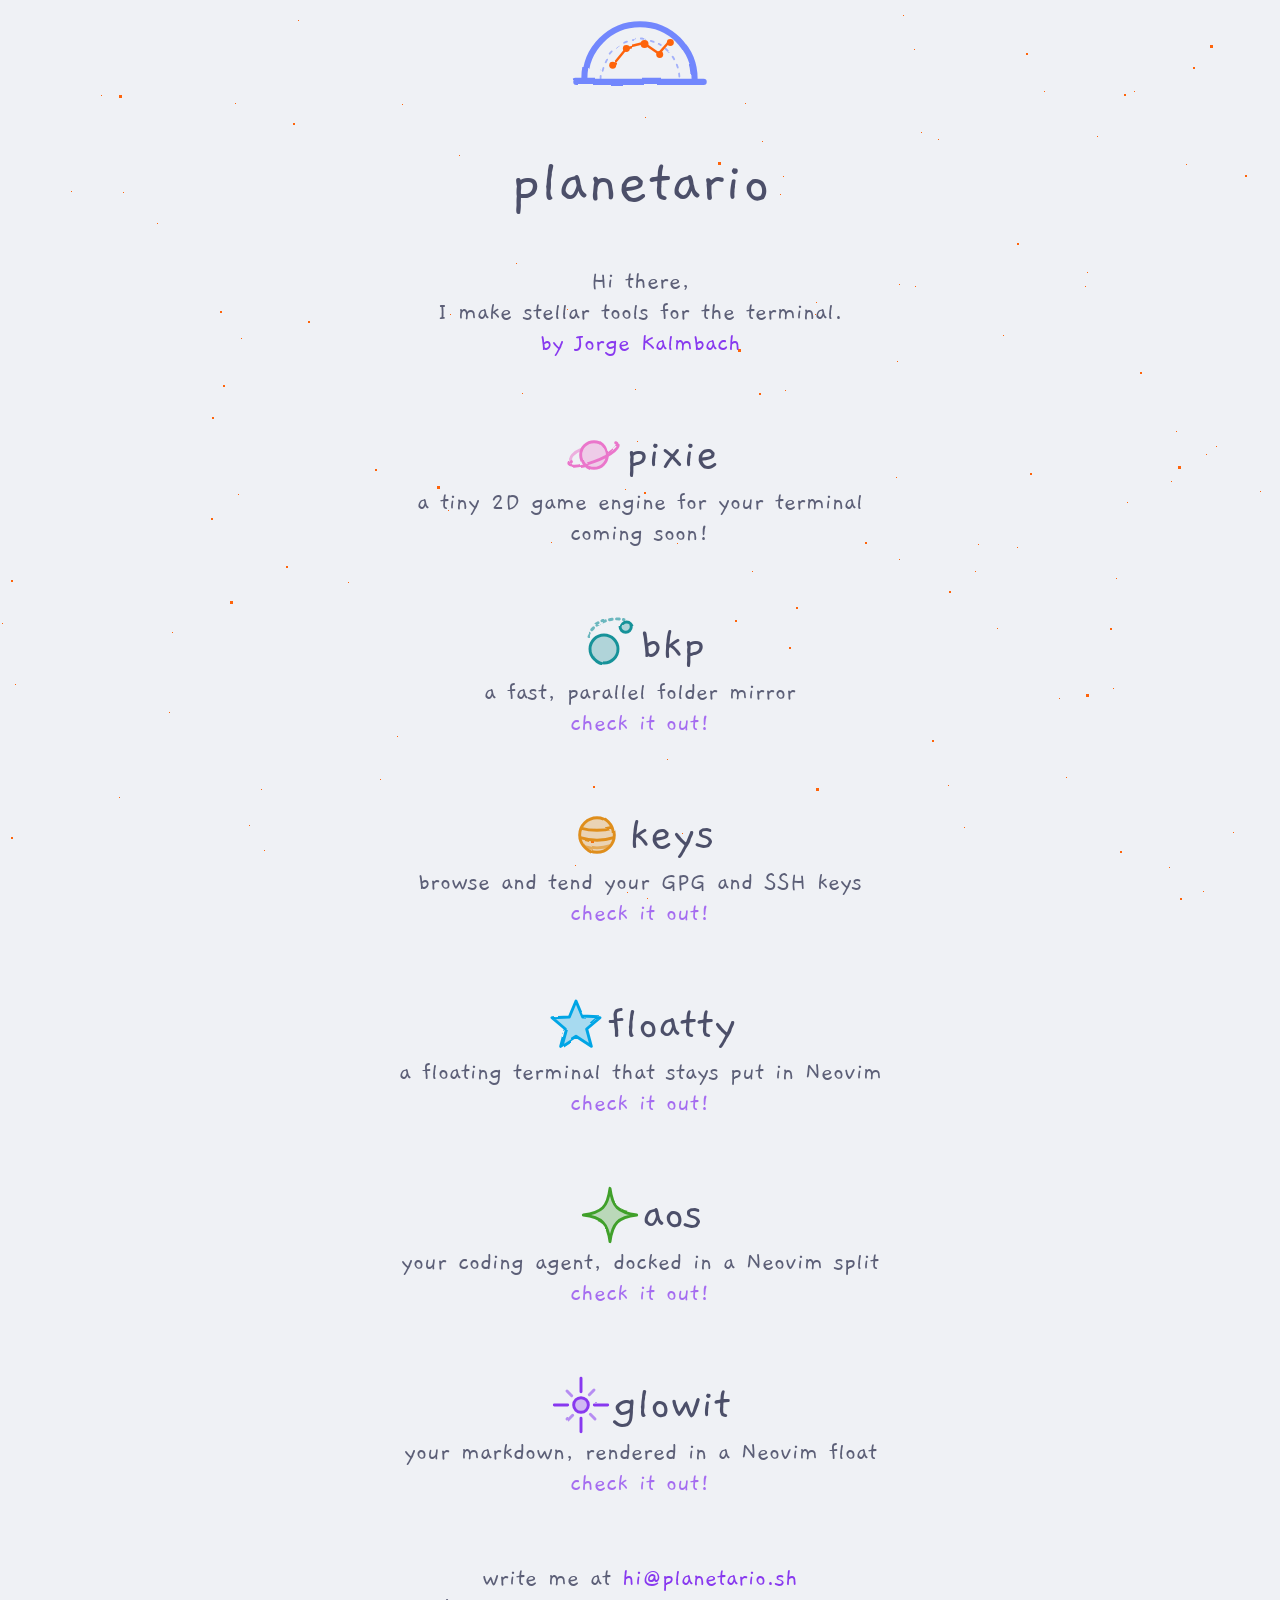
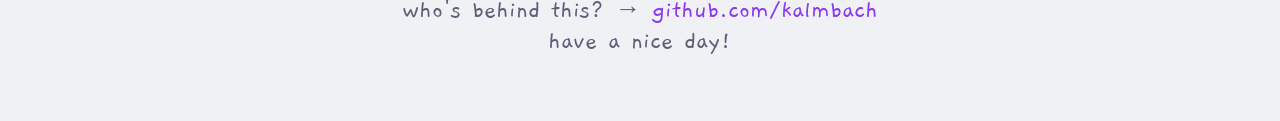
<file: index.html>
<!doctype html>
<html lang="en">
  <head>
    <meta charset="utf-8">
    <meta name="viewport" content="width=device-width,initial-scale=1">
    <meta name="color-scheme" content="dark light">
    <title>planetario</title>
    <meta name="description" content="Hi there, I make stellar tools for the terminal.">
    <link rel="stylesheet" href="/style.css">
    <link rel="stylesheet" href="/stars.css">
    <link rel="icon" type="image/svg+xml" href="/logo.svg">
    <link rel="apple-touch-icon" href="/apple-touch-icon.png">
  </head>
  <body>
    <svg xmlns="http://www.w3.org/2000/svg" width="0" height="0" aria-hidden="true" style="position: absolute;">
      <defs>
        <filter id="wobble" filterUnits="userSpaceOnUse" x="0" y="0" width="100" height="100">
          <feTurbulence type="fractalNoise" baseFrequency="0.045" numOctaves="2" seed="7" result="noise"/>
          <feDisplacementMap in="SourceGraphic" scale="2.6" in2="noise"/>
        </filter>
      </defs>
      <symbol id="logo" viewBox="4 20 92 60"> 
        <g filter="url(#wobble)" fill="none" stroke-linecap="round" stroke-linejoin="round">
          <path class="logo-dome" d="M14 72 A36 36 0 0 1 86 72" stroke-width="4"/>
          <path class="logo-dome" d="M24 72 A26 26 0 0 1 76 72" stroke-width="1.2" stroke-dasharray="2 4" opacity=".6"/>
          <path class="logo-line" d="M32 63 L41 52 L53 49 L63 56 L70 48" stroke-width="1.6"/>
          <path class="logo-dome" d="M8 74 L92 74" stroke-width="4"/>
        </g>
        <g class="logo-star">
          <circle cx="32" cy="63" r="2.3"/>
          <circle cx="41" cy="52" r="2.3"/>
          <circle cx="53" cy="49" r="2.6"/>
          <circle cx="63" cy="56" r="2.3"/>
          <circle cx="70" cy="48" r="2.3"/>
        </g>
      </symbol>
      <symbol id="planet-ring" viewBox="0 0 48 48">
        <g filter="url(#wobble)" stroke-width="2.2" stroke-linecap="round" fill="none" class="doodle-line">
          <circle cx="24" cy="24" r="10" fill-opacity=".3" class="doodle-fill"/>
          <path d="M7 29 C3 33 10 34 24 29 C38 24 45 17 41 15.5"/>
          <path d="M7 29 C5 26 9 22 14 20" opacity=".55"/>
        </g>
      </symbol>
      <symbol id="planet-moon" viewBox="0 0 48 48">
        <g filter="url(#wobble)" stroke-width="2.2" stroke-linecap="round" fill="none" class="doodle-line">
          <circle cx="21" cy="27" r="10.5" fill-opacity=".3" class="doodle-fill"/>
          <circle cx="38" cy="11" r="4.2" fill-opacity=".3" class="doodle-fill"/>
          <path d="M9 17 C14 6 28 3 36 5" stroke-dasharray="2 3.2" opacity=".6"/>
        </g>
      </symbol>
      <symbol id="planet-band" viewBox="0 0 48 48">
        <g filter="url(#wobble)" stroke-width="2.2" stroke-linecap="round" fill="none" class="doodle-line">
          <circle cx="24" cy="24" r="13" fill-opacity=".3" class="doodle-fill"/>
          <path d="M12.5 19 C19 21 29 21 35.5 19"/>
          <path d="M11.5 26 C19 28.5 29 28.5 36.5 26"/>
          <path d="M14 32 C20 34 28 34 34 32" opacity=".6"/>
        </g>
      </symbol>
      <symbol id="star-five" viewBox="0 0 48 48">
        <path filter="url(#wobble)" d="M24 6 L29 18 L42 18.5 L32 27 L35.5 40 L24 32.5 L12.5 40 L16 27 L6 18.5 L19 18 Z" fill-opacity=".3" stroke-width="2.2" stroke-linejoin="round" class="doodle-fill doodle-line"/>
      </symbol>
      <symbol id="star-sparkle" viewBox="0 0 48 48">
        <path filter="url(#wobble)" d="M24 4 C25.8 18 30 22.2 44 24 C30 25.8 25.8 30 24 44 C22.2 30 18 25.8 4 24 C18 22.2 22.2 18 24 4Z" fill-opacity=".3" stroke-width="2.2" stroke-linejoin="round" class="doodle-line doodle-fill"/>
      </symbol>
      <symbol id="star-glow" viewBox="0 0 48 48">
        <g filter="url(#wobble)" stroke-width="2.2" stroke-linecap="round" fill="none" class="doodle-line">
          <circle cx="24" cy="24" r="5.5" fill-opacity=".3" class="doodle-fill"/>
          <path d="M24 14 L24 4 M34 24 L44 24 M24 34 L24 44 M14 24 L4 24"/>
          <path d="M31 17 L34.5 13.5 M31 31 L34.5 34.5 M17 31 L13.5 34.5 M17 17 L13.5 13.5" opacity=".55"/>
        </g>
      </symbol>
    </svg>
    <div class="universe">
      <div class="space" id="small_stars"></div>
      <div class="space" id="medium_stars"></div>
      <div class="space" id="big_stars"></div>
    </div>
    <div class="wrapper">
      <header>
        <svg aria-hidden="true" width="140" height="91">
          <use href="#logo"/>
        </svg>
        <h1>planetario</h1>
        <p>Hi there,<br />I make stellar tools for the terminal.</p>
        <p><a class="me" href="https://github.com/kalmbach" rel="me">by Jorge Kalmbach</a></p>
      </header>
      <main>
        <article class="project" style="--accent: var(--pink);">
          <h2>
            <svg aria-hidden="true" width="64" height="64">
              <use href="#planet-ring"/>
            </svg>
            pixie
          </h2>
          <p>a tiny 2D game engine for your terminal</p>
          <span>coming soon!</span>
          <!--<a href="https://github.com/kalmbach/pixie">check it out!</a>-->
        </article>
        <article class="project" style="--accent: var(--teal);">
          <h2>
            <svg aria-hidden="true" width="64" height="64">
              <use href="#planet-moon"/>
            </svg>
            bkp
          </h2>
          <p>a fast, parallel folder mirror</p>
          <a href="https://github.com/planetariosh/bkp">check it out!</a>
        </article>
        <article class="project" style="--accent: var(--yellow);">
          <h2>
            <svg aria-hidden="true" width="64" height="64">
              <use href="#planet-band"/>
            </svg>
            keys 
          </h2>
          <p>browse and tend your GPG and SSH keys</p>
          <a href="https://github.com/planetariosh/keys">check it out!</a>
        </article>
        <article class="project" style="--accent: var(--sky);">
          <h2>
            <svg aria-hidden="true" width="64" height="64">
              <use href="#star-five"/>
            </svg>
            floatty 
          </h2>
          <p>a floating terminal that stays put in Neovim</p>
          <a href="https://github.com/planetariosh/floatty.nvim">check it out!</a>
        </article>
        <article class="project" style="--accent: var(--green);">
          <h2>
            <svg aria-hidden="true" width="64" height="64">
              <use href="#star-sparkle"/>
            </svg>
            aos 
          </h2>
          <p>your coding agent, docked in a Neovim split</p>
          <a href="https://github.com/planetariosh/aos.nvim">check it out!</a>
        </article>
        <article class="project" style="--accent: var(--mauve);">
          <h2>
            <svg aria-hidden="true" width="64" height="64">
              <use href="#star-glow"/>
            </svg>
            glowit
          </h2>
          <p>your markdown, rendered in a Neovim float</p>
          <a href="https://github.com/planetariosh/glowit.nvim">check it out!</a>
        </article>
      </main>
      <footer>
        <p>write me at <a class="me" href="mailto:hi@planetario.sh">hi@planetario.sh</a></p>
        <p>who's behind this? → <a class="me" href="https://github.com/kalmbach" rel="me">github.com/kalmbach</a></p>
        <p>have a nice day!</p>
      </footer>
    </div>
  </body>
</html>
</file>
<file: style.css>
:root {
  --bg: #1e1e2e;            /* mocha base */
  --text: #cdd6f4;          /* mocha text */
  --subtext: #bac2de;       /* mocha subtext1 */
  --dim: #9399b2;           /* mocha overlay2 */
  --dome: #b4befe;          /* mocha lavender */
  --constellation: #fab387; /* mocha peach */
  --link: #cba6f7;          /* mocha mauve */
  --link-dimmed: #cba6f7A0; /* mocha mauve */
  --star: #fab387;
  --pink: #f5c2e7;
  --teal: #94e2d5;
  --yellow: #f9e2af;
  --sky: #89dceb;
  --green: #a6e3a1;
  --mauve: #cba6f7;
}

@media (prefers-color-scheme: light) {
  :root {
    --bg: #eff1f5;            /* latte base */
    --text: #4c4f69;          /* latte text */
    --subtext: #5c5f77;       /* latte subtext1 */
    --dim: #5c5f77;           /* latte subtext1 (overlay colors fail contrast) */
    --dome: #7287fd;          /* latte lavender */
    --constellation: #fe640b; /* latte peach */
    --link: #8839ef;          /* latte mauve */
    --link-dimmed: #8839efB8; /* latte mauve */
    --star: #fe640b;
    --pink: #ea76cb;
    --teal: #179299;
    --yellow: #df8e1d;
    --sky: #04a5e5;
    --green: #40a02b;
    --mauve: #8839ef;
  }
}

@media (prefers-reduced-motion: no-preference) {
  #small_stars { animation: animStar 50s linear infinite; }
  #medium_stars { animation: animStar 100s linear infinite; }
  #big_stars { animation: animStar 150s linear infinite; }
}

@keyframes animStar {
  from { transform: translateY(0px); }
  to { transform: translateY(-2000px); }
}

@font-face {
  font-family: Gaegu;
  font-display: swap;
  font-weight: 400;
  src: url("/fonts/gaegu-regular.woff2") format("woff2");
}

a {
  color: var(--link-dimmed);
  text-decoration: none;
}

a.me {
  color: var(--link);
}

a.me:hover, a.me:focus-visible {
  color: var(--constellation);
}

a:hover, a:focus-visible {
  color: var(--link);
  text-decoration: none;
}

body {
  background: var(--bg);
  color: var(--text);
  font-family: "Gaegu", cursive, sans-serif;
  margin: 0;
}

h1 {
  font-weight: 400;
  font-size: 4rem;
}

h2 {
  align-items: center;
  display: flex;
  font-weight: 400;
  font-size: 3rem;
  justify-content: center;
}

header p, article p {
  color: var(--subtext);
  margin: 0;
}

footer {
  margin-block: 4rem;
}

footer p {
  color: var(--dim);
  margin: 0;
}

span {
  color: var(--dim);
}

.project {
  margin-block: 4rem;
}

.project p, .project h2 {
  margin-top:0;
  margin-bottom:0;
}

.logo-dome { stroke: var(--dome); }
.logo-line { stroke: var(--constellation); }
.logo-star { fill: var(--constellation); }
.doodle-line { stroke: var(--accent); }
.doodle-fill { fill: var(--accent); }

.wrapper {
  box-sizing: border-box;
  font-size: 1.6rem;
  margin-inline: auto;
  max-width: 36rem;
  padding: 0 1.25rem;
  text-align: center;
}

.universe {
  inset: 0;
  overflow: hidden;
  position: fixed;
  pointer-events: none;
  z-index: -1;
}

.space {
  position: absolute;
  width: 1px;
  height: 1px;
}

.space::after {
  content: " ";
  position: absolute;
  top: 2000px;
  width: 1px;
  height: 1px;
}

#small_stars {
  box-shadow: var(--small-stars);
}

#small_stars::after {
  box-shadow: var(--small-stars);
}

#medium_stars {
  width: 2px;
  height: 2px;
  box-shadow: var(--medium-stars);
}

#medium_stars::after {
  width: 2px;
  height: 2px;
  box-shadow: var(--medium-stars);
}

#big_stars {
  width: 3px;
  height: 3px;
  box-shadow: var(--big-stars);
}

#big_stars::after {
  width: 3px;
  height: 3px;
  box-shadow: var(--big-stars);
}
</file>
<file: stars.css>
/* Star fields, generated once (600 / 200 / 100 stars on 4000x2000px) */
:root {
  --small-stars:
    2620px 229px var(--star),
    103px 1519px var(--star),
    1127px 502px var(--star),
    915px 286px var(--star),
    3017px 210px var(--star),
    2772px 1517px var(--star),
    3655px 1117px var(--star),
    357px 1210px var(--star),
    1729px 66px var(--star),
    123px 192px var(--star),
    896px 477px var(--star),
    2070px 1233px var(--star),
    109px 1150px var(--star),
    815px 1467px var(--star),
    2662px 1437px var(--star),
    2233px 860px var(--star),
    903px 920px var(--star),
    2414px 570px var(--star),
    3316px 1781px var(--star),
    27px 1555px var(--star),
    3301px 327px var(--star),
    2860px 866px var(--star),
    1394px 570px var(--star),
    637px 441px var(--star),
    3921px 1564px var(--star),
    1379px 210px var(--star),
    380px 779px var(--star),
    397px 736px var(--star),
    3472px 705px var(--star),
    2473px 542px var(--star),
    3306px 89px var(--star),
    2989px 941px var(--star),
    2197px 256px var(--star),
    3986px 1889px var(--star),
    1551px 162px var(--star),
    2262px 601px var(--star),
    3398px 1288px var(--star),
    2534px 1814px var(--star),
    3530px 741px var(--star),
    2365px 394px var(--star),
    2886px 143px var(--star),
    188px 1355px var(--star),
    934px 1584px var(--star),
    1186px 164px var(--star),
    3504px 477px var(--star),
    3550px 207px var(--star),
    1557px 570px var(--star),
    1858px 1302px var(--star),
    3417px 748px var(--star),
    667px 759px var(--star),
    1456px 430px var(--star),
    2746px 547px var(--star),
    2875px 1919px var(--star),
    2800px 1328px var(--star),
    293px 1248px var(--star),
    2601px 351px var(--star),
    2188px 1494px var(--star),
    1003px 335px var(--star),
    1894px 778px var(--star),
    1106px 1896px var(--star),
    2622px 1410px var(--star),
    2282px 450px var(--star),
    2805px 665px var(--star),
    3453px 1574px var(--star),
    3179px 115px var(--star),
    939px 1684px var(--star),
    132px 1649px var(--star),
    1293px 822px var(--star),
    1097px 136px var(--star),
    865px 1871px var(--star),
    3863px 1162px var(--star),
    3590px 1471px var(--star),
    1289px 436px var(--star),
    2685px 1023px var(--star),
    1621px 1812px var(--star),
    3746px 1317px var(--star),
    1880px 293px var(--star),
    1085px 286px var(--star),
    1011px 1526px var(--star),
    2300px 1104px var(--star),
    1077px 1530px var(--star),
    2395px 878px var(--star),
    3678px 1196px var(--star),
    1636px 742px var(--star),
    899px 284px var(--star),
    2088px 1011px var(--star),
    373px 1548px var(--star),
    193px 1764px var(--star),
    450px 314px var(--star),
    2571px 328px var(--star),
    3245px 1394px var(--star),
    1730px 1222px var(--star),
    261px 789px var(--star),
    1564px 1221px var(--star),
    1918px 1084px var(--star),
    1030px 1989px var(--star),
    2267px 1763px var(--star),
    3861px 24px var(--star),
    2787px 1477px var(--star),
    470px 1397px var(--star),
    3625px 1100px var(--star),
    3076px 547px var(--star),
    3149px 1313px var(--star),
    1394px 229px var(--star),
    1203px 891px var(--star),
    648px 930px var(--star),
    14px 1954px var(--star),
    2958px 1794px var(--star),
    2948px 540px var(--star),
    3981px 1026px var(--star),
    3121px 366px var(--star),
    2080px 1870px var(--star),
    436px 1783px var(--star),
    2562px 612px var(--star),
    3448px 1309px var(--star),
    2080px 1248px var(--star),
    815px 314px var(--star),
    1532px 1562px var(--star),
    662px 1105px var(--star),
    3906px 1595px var(--star),
    3779px 1087px var(--star),
    3763px 2px var(--star),
    2454px 664px var(--star),
    2002px 40px var(--star),
    459px 1903px var(--star),
    1487px 1800px var(--star),
    3407px 1653px var(--star),
    1260px 491px var(--star),
    238px 494px var(--star),
    3597px 1162px var(--star),
    3879px 162px var(--star),
    351px 1499px var(--star),
    1991px 1672px var(--star),
    284px 1558px var(--star),
    2182px 1569px var(--star),
    516px 263px var(--star),
    2703px 974px var(--star),
    3879px 1126px var(--star),
    677px 543px var(--star),
    2162px 1787px var(--star),
    2485px 867px var(--star),
    3951px 434px var(--star),
    3805px 1105px var(--star),
    3094px 1495px var(--star),
    2826px 412px var(--star),
    2921px 639px var(--star),
    1635px 1376px var(--star),
    2662px 765px var(--star),
    1795px 1843px var(--star),
    2120px 925px var(--star),
    496px 508px var(--star),
    921px 132px var(--star),
    1385px 44px var(--star),
    2410px 1135px var(--star),
    943px 1206px var(--star),
    903px 15px var(--star),
    291px 1450px var(--star),
    2585px 121px var(--star),
    938px 139px var(--star),
    3709px 65px var(--star),
    3522px 677px var(--star),
    291px 1053px var(--star),
    975px 571px var(--star),
    2741px 995px var(--star),
    878px 1105px var(--star),
    542px 1482px var(--star),
    3832px 1808px var(--star),
    2339px 1181px var(--star),
    1937px 498px var(--star),
    3214px 969px var(--star),
    3308px 834px var(--star),
    780px 194px var(--star),
    398px 1350px var(--star),
    1766px 726px var(--star),
    1735px 842px var(--star),
    1913px 1770px var(--star),
    2987px 111px var(--star),
    2759px 1339px var(--star),
    2647px 202px var(--star),
    249px 825px var(--star),
    2983px 695px var(--star),
    3280px 1765px var(--star),
    448px 510px var(--star),
    785px 390px var(--star),
    2197px 919px var(--star),
    575px 865px var(--star),
    752px 571px var(--star),
    1895px 512px var(--star),
    3582px 1891px var(--star),
    309px 908px var(--star),
    3310px 1765px var(--star),
    3507px 1128px var(--star),
    402px 104px var(--star),
    2672px 1108px var(--star),
    3425px 31px var(--star),
    3970px 192px var(--star),
    3795px 1544px var(--star),
    3477px 485px var(--star),
    682px 833px var(--star),
    1990px 986px var(--star),
    876px 1771px var(--star),
    1643px 1849px var(--star),
    241px 338px var(--star),
    1553px 5px var(--star),
    1600px 544px var(--star),
    3796px 1606px var(--star),
    3216px 932px var(--star),
    1169px 867px var(--star),
    2854px 1961px var(--star),
    2993px 1605px var(--star),
    2277px 1356px var(--star),
    2943px 997px var(--star),
    635px 389px var(--star),
    1216px 446px var(--star),
    3968px 120px var(--star),
    2373px 1507px var(--star),
    2221px 125px var(--star),
    3064px 643px var(--star),
    235px 103px var(--star),
    2393px 977px var(--star),
    2060px 1883px var(--star),
    3493px 1088px var(--star),
    645px 117px var(--star),
    3936px 1041px var(--star),
    329px 1744px var(--star),
    762px 141px var(--star),
    2438px 140px var(--star),
    2766px 1766px var(--star),
    964px 827px var(--star),
    492px 1929px var(--star),
    3647px 1167px var(--star),
    1009px 1186px var(--star),
    2436px 82px var(--star),
    2537px 168px var(--star),
    1718px 1347px var(--star),
    2391px 1158px var(--star),
    2142px 648px var(--star),
    3829px 535px var(--star),
    837px 1372px var(--star),
    2934px 644px var(--star),
    978px 544px var(--star),
    1622px 269px var(--star),
    2752px 1322px var(--star),
    1229px 937px var(--star),
    1296px 1903px var(--star),
    3080px 1917px var(--star),
    298px 20px var(--star),
    1878px 1273px var(--star),
    2307px 205px var(--star),
    301px 1102px var(--star),
    874px 1037px var(--star),
    1087px 272px var(--star),
    3823px 715px var(--star),
    3609px 141px var(--star),
    3602px 501px var(--star),
    1514px 584px var(--star),
    647px 898px var(--star),
    3416px 1113px var(--star),
    2882px 620px var(--star),
    2506px 1653px var(--star),
    2679px 1084px var(--star),
    33px 1368px var(--star),
    3347px 1136px var(--star),
    1227px 1909px var(--star),
    2718px 213px var(--star),
    3846px 1799px var(--star),
    551px 542px var(--star),
    473px 1823px var(--star),
    439px 1521px var(--star),
    2267px 319px var(--star),
    1116px 578px var(--star),
    2478px 432px var(--star),
    2940px 703px var(--star),
    834px 1408px var(--star),
    2598px 1747px var(--star),
    1082px 1036px var(--star),
    2002px 515px var(--star),
    3709px 1860px var(--star),
    3466px 105px var(--star),
    379px 1300px var(--star),
    1735px 1699px var(--star),
    1134px 91px var(--star),
    15px 684px var(--star),
    3159px 268px var(--star),
    2610px 537px var(--star),
    662px 1519px var(--star),
    1810px 1130px var(--star),
    2891px 876px var(--star),
    2298px 20px var(--star),
    459px 155px var(--star),
    3871px 1809px var(--star),
    2831px 1852px var(--star),
    611px 1118px var(--star),
    148px 1710px var(--star),
    1513px 1193px var(--star),
    2264px 304px var(--star),
    1761px 262px var(--star),
    172px 632px var(--star),
    1494px 1842px var(--star),
    3822px 1631px var(--star),
    3983px 1763px var(--star),
    164px 1841px var(--star),
    1466px 431px var(--star),
    2794px 512px var(--star),
    2732px 211px var(--star),
    1449px 1598px var(--star),
    2294px 1811px var(--star),
    3583px 833px var(--star),
    3989px 1272px var(--star),
    3070px 317px var(--star),
    3792px 1905px var(--star),
    970px 1771px var(--star),
    666px 2000px var(--star),
    3277px 1661px var(--star),
    726px 1806px var(--star),
    1689px 51px var(--star),
    735px 1509px var(--star),
    3787px 681px var(--star),
    3205px 1907px var(--star),
    1687px 1643px var(--star),
    2744px 1770px var(--star),
    3011px 1661px var(--star),
    1017px 547px var(--star),
    653px 1613px var(--star),
    2873px 222px var(--star),
    1567px 1787px var(--star),
    159px 1759px var(--star),
    1928px 456px var(--star),
    818px 1673px var(--star),
    3762px 943px var(--star),
    1433px 626px var(--star),
    3361px 1629px var(--star),
    3569px 467px var(--star),
    914px 49px var(--star),
    2704px 396px var(--star),
    1633px 673px var(--star),
    1142px 1771px var(--star),
    285px 1981px var(--star),
    3168px 572px var(--star),
    1439px 1314px var(--star),
    2087px 819px var(--star),
    2784px 1728px var(--star),
    2197px 679px var(--star),
    3848px 57px var(--star),
    473px 1797px var(--star),
    3975px 535px var(--star),
    732px 1190px var(--star),
    3943px 544px var(--star),
    157px 223px var(--star),
    2444px 890px var(--star),
    1416px 1493px var(--star),
    3222px 643px var(--star),
    1788px 1242px var(--star),
    2095px 237px var(--star),
    1578px 1843px var(--star),
    2362px 390px var(--star),
    1044px 91px var(--star),
    2904px 894px var(--star),
    7px 1065px var(--star),
    3792px 1652px var(--star),
    2206px 1407px var(--star),
    2947px 1926px var(--star),
    3040px 1510px var(--star),
    2747px 404px var(--star),
    1492px 884px var(--star),
    287px 1944px var(--star),
    2721px 1886px var(--star),
    1353px 1277px var(--star),
    1286px 1359px var(--star),
    3474px 256px var(--star),
    2949px 1844px var(--star),
    1231px 1039px var(--star),
    1267px 1366px var(--star),
    1673px 669px var(--star),
    1649px 1428px var(--star),
    1212px 1136px var(--star),
    522px 393px var(--star),
    1723px 1362px var(--star),
    3852px 777px var(--star),
    2775px 1533px var(--star),
    3698px 357px var(--star),
    2522px 1166px var(--star),
    1233px 832px var(--star),
    2245px 1708px var(--star),
    2px 623px var(--star),
    1176px 431px var(--star),
    1761px 1610px var(--star),
    2376px 1243px var(--star),
    2682px 660px var(--star),
    1905px 905px var(--star),
    1812px 1384px var(--star),
    876px 1047px var(--star),
    1939px 1626px var(--star),
    3692px 1966px var(--star),
    3261px 1508px var(--star),
    696px 1350px var(--star),
    348px 582px var(--star),
    2112px 1360px var(--star),
    2593px 1269px var(--star),
    1373px 192px var(--star),
    3353px 1950px var(--star),
    3077px 482px var(--star),
    2756px 636px var(--star),
    921px 1652px var(--star),
    816px 302px var(--star),
    101px 95px var(--star),
    1003px 974px var(--star),
    2504px 1741px var(--star),
    3148px 150px var(--star),
    1866px 849px var(--star),
    3630px 1290px var(--star),
    2358px 399px var(--star),
    2943px 1427px var(--star),
    1573px 1013px var(--star),
    1637px 500px var(--star),
    605px 1344px var(--star),
    2817px 12px var(--star),
    3657px 1538px var(--star),
    3525px 1578px var(--star),
    3627px 219px var(--star),
    3189px 871px var(--star),
    897px 361px var(--star),
    3294px 1962px var(--star),
    2851px 1061px var(--star),
    1903px 103px var(--star),
    2284px 511px var(--star),
    3758px 1738px var(--star),
    498px 935px var(--star),
    547px 1642px var(--star),
    1904px 1368px var(--star),
    2176px 1145px var(--star),
    2439px 650px var(--star),
    3892px 1547px var(--star),
    3652px 907px var(--star),
    2510px 1670px var(--star),
    2947px 1827px var(--star),
    2068px 874px var(--star),
    3403px 1858px var(--star),
    2245px 914px var(--star),
    3675px 326px var(--star),
    3047px 1765px var(--star),
    1945px 922px var(--star),
    1062px 1540px var(--star),
    1013px 1721px var(--star),
    2612px 568px var(--star),
    3137px 1593px var(--star),
    2136px 993px var(--star),
    2568px 490px var(--star),
    1125px 901px var(--star),
    318px 1462px var(--star),
    1171px 481px var(--star),
    1113px 688px var(--star),
    1310px 1829px var(--star),
    2213px 166px var(--star),
    567px 309px var(--star),
    948px 785px var(--star),
    2843px 313px var(--star),
    2894px 439px var(--star),
    264px 850px var(--star),
    1670px 678px var(--star),
    2223px 955px var(--star),
    1704px 128px var(--star),
    848px 1706px var(--star),
    1721px 798px var(--star),
    3707px 1577px var(--star),
    2393px 1938px var(--star),
    2849px 41px var(--star),
    3510px 1804px var(--star),
    3136px 1180px var(--star),
    1559px 977px var(--star),
    25px 1931px var(--star),
    1441px 612px var(--star),
    3087px 799px var(--star),
    3496px 1827px var(--star),
    3906px 1712px var(--star),
    1717px 1103px var(--star),
    3062px 1505px var(--star),
    2237px 1639px var(--star),
    2471px 1839px var(--star),
    904px 1000px var(--star),
    899px 559px var(--star),
    1786px 995px var(--star),
    119px 797px var(--star),
    1377px 1370px var(--star),
    2782px 1635px var(--star),
    1657px 1484px var(--star),
    677px 1722px var(--star),
    1915px 1884px var(--star),
    523px 1275px var(--star),
    2188px 56px var(--star),
    3715px 807px var(--star),
    2425px 1156px var(--star),
    2716px 56px var(--star),
    344px 1317px var(--star),
    1756px 278px var(--star),
    3551px 946px var(--star),
    745px 103px var(--star),
    1066px 777px var(--star),
    1341px 434px var(--star),
    1863px 670px var(--star),
    1383px 1559px var(--star),
    3604px 777px var(--star),
    1140px 1541px var(--star),
    3897px 1704px var(--star),
    1727px 517px var(--star),
    3420px 168px var(--star),
    1927px 40px var(--star),
    3069px 1105px var(--star),
    214px 1950px var(--star),
    1434px 460px var(--star),
    2663px 141px var(--star),
    3200px 1961px var(--star),
    2670px 83px var(--star),
    3090px 64px var(--star),
    3890px 507px var(--star),
    817px 1719px var(--star),
    84px 1273px var(--star),
    625px 489px var(--star),
    518px 970px var(--star),
    2743px 235px var(--star),
    2311px 1942px var(--star),
    893px 953px var(--star),
    2866px 525px var(--star),
    3142px 756px var(--star),
    688px 1241px var(--star),
    2488px 1974px var(--star),
    3064px 1472px var(--star),
    470px 1593px var(--star),
    3356px 336px var(--star),
    3952px 638px var(--star),
    443px 1186px var(--star),
    106px 1903px var(--star),
    1278px 1180px var(--star),
    2775px 1860px var(--star),
    3925px 769px var(--star),
    1625px 1929px var(--star),
    2929px 407px var(--star),
    312px 1213px var(--star),
    2829px 1702px var(--star),
    2570px 498px var(--star),
    418px 1428px var(--star),
    3165px 618px var(--star),
    3483px 1402px var(--star),
    2460px 1650px var(--star),
    496px 1631px var(--star),
    2319px 1603px var(--star),
    169px 712px var(--star),
    2183px 878px var(--star),
    2710px 759px var(--star),
    283px 1037px var(--star),
    2653px 699px var(--star),
    52px 1740px var(--star),
    1721px 1685px var(--star),
    2008px 217px var(--star),
    1776px 1968px var(--star),
    1484px 1302px var(--star),
    3652px 1698px var(--star),
    1884px 1449px var(--star),
    627px 892px var(--star),
    722px 1503px var(--star),
    2138px 1978px var(--star),
    2665px 554px var(--star),
    2523px 1656px var(--star),
    3767px 1103px var(--star),
    3173px 991px var(--star),
    1905px 893px var(--star),
    3383px 1498px var(--star),
    2427px 550px var(--star),
    1321px 1745px var(--star),
    1006px 1702px var(--star),
    3829px 178px var(--star),
    1143px 1806px var(--star),
    1847px 500px var(--star),
    3074px 952px var(--star),
    2335px 1250px var(--star),
    2737px 777px var(--star),
    1378px 59px var(--star),
    2025px 1743px var(--star),
    1332px 373px var(--star),
    1998px 435px var(--star),
    1454px 1634px var(--star),
    1059px 698px var(--star),
    1146px 1803px var(--star),
    2442px 1437px var(--star),
    3605px 566px var(--star),
    2277px 21px var(--star),
    2117px 1942px var(--star),
    783px 176px var(--star),
    989px 1475px var(--star),
    1665px 1001px var(--star),
    2275px 1553px var(--star),
    985px 1415px var(--star),
    1951px 1323px var(--star),
    2916px 1006px var(--star),
    1836px 1624px var(--star),
    71px 191px var(--star),
    1206px 454px var(--star),
    1657px 1417px var(--star),
    997px 628px var(--star),
    2720px 1192px var(--star);
  --medium-stars:
    1512px 970px var(--star),
    2268px 1088px var(--star),
    1409px 872px var(--star),
    3056px 1128px var(--star),
    1355px 721px var(--star),
    2879px 930px var(--star),
    1110px 628px var(--star),
    1030px 473px var(--star),
    495px 1478px var(--star),
    789px 647px var(--star),
    490px 1522px var(--star),
    2195px 1948px var(--star),
    3122px 1414px var(--star),
    759px 393px var(--star),
    887px 1513px var(--star),
    1984px 567px var(--star),
    2968px 1208px var(--star),
    3114px 1075px var(--star),
    2445px 580px var(--star),
    412px 1706px var(--star),
    796px 607px var(--star),
    932px 740px var(--star),
    735px 620px var(--star),
    58px 1451px var(--star),
    2188px 260px var(--star),
    1124px 94px var(--star),
    3991px 112px var(--star),
    2267px 599px var(--star),
    2857px 1934px var(--star),
    518px 1307px var(--star),
    3558px 1542px var(--star),
    2011px 211px var(--star),
    3575px 26px var(--star),
    2352px 583px var(--star),
    1923px 981px var(--star),
    1805px 698px var(--star),
    756px 1978px var(--star),
    211px 518px var(--star),
    3855px 1765px var(--star),
    1957px 234px var(--star),
    3368px 134px var(--star),
    1642px 1008px var(--star),
    304px 1182px var(--star),
    2579px 1406px var(--star),
    220px 311px var(--star),
    612px 1662px var(--star),
    2306px 1944px var(--star),
    1245px 175px var(--star),
    1017px 243px var(--star),
    2286px 1566px var(--star),
    1705px 1242px var(--star),
    2442px 1620px var(--star),
    2534px 463px var(--star),
    3178px 1071px var(--star),
    1559px 923px var(--star),
    3722px 907px var(--star),
    1218px 1762px var(--star),
    2411px 879px var(--star),
    1251px 1165px var(--star),
    2544px 124px var(--star),
    2498px 1967px var(--star),
    3032px 204px var(--star),
    3882px 1563px var(--star),
    852px 1282px var(--star),
    865px 542px var(--star),
    2706px 167px var(--star),
    644px 492px var(--star),
    712px 1131px var(--star),
    308px 321px var(--star),
    11px 837px var(--star),
    1846px 1412px var(--star),
    2433px 963px var(--star),
    1193px 67px var(--star),
    949px 591px var(--star),
    2896px 580px var(--star),
    2880px 1761px var(--star),
    1860px 146px var(--star),
    2816px 479px var(--star),
    3785px 542px var(--star),
    3227px 1621px var(--star),
    2561px 1208px var(--star),
    2709px 1647px var(--star),
    3825px 406px var(--star),
    1742px 236px var(--star),
    2231px 461px var(--star),
    2653px 306px var(--star),
    3721px 545px var(--star),
    3386px 292px var(--star),
    293px 123px var(--star),
    680px 1624px var(--star),
    1260px 1219px var(--star),
    3068px 1689px var(--star),
    2332px 1887px var(--star),
    1183px 900px var(--star),
    510px 960px var(--star),
    2821px 623px var(--star),
    2867px 825px var(--star),
    3862px 558px var(--star),
    2050px 1106px var(--star),
    2023px 897px var(--star),
    330px 1225px var(--star),
    164px 1822px var(--star),
    1770px 1505px var(--star),
    1321px 1237px var(--star),
    1026px 53px var(--star),
    375px 469px var(--star),
    3940px 1381px var(--star),
    3425px 1763px var(--star),
    2357px 1203px var(--star),
    3895px 43px var(--star),
    3133px 1377px var(--star),
    3365px 552px var(--star),
    2361px 83px var(--star),
    3126px 1549px var(--star),
    718px 964px var(--star),
    2126px 1335px var(--star),
    1812px 1877px var(--star),
    1140px 372px var(--star),
    2398px 893px var(--star),
    2601px 1668px var(--star),
    2015px 1985px var(--star),
    374px 963px var(--star),
    1426px 837px var(--star),
    1366px 658px var(--star),
    2745px 215px var(--star),
    3514px 330px var(--star),
    1351px 844px var(--star),
    2842px 1015px var(--star),
    1181px 1357px var(--star),
    3872px 821px var(--star),
    3333px 1558px var(--star),
    2254px 76px var(--star),
    1863px 181px var(--star),
    1289px 517px var(--star),
    1325px 238px var(--star),
    3974px 1583px var(--star),
    1656px 1772px var(--star),
    2108px 1690px var(--star),
    5px 1347px var(--star),
    3561px 1112px var(--star),
    1893px 847px var(--star),
    223px 385px var(--star),
    2124px 741px var(--star),
    2551px 1550px var(--star),
    2042px 1281px var(--star),
    1811px 1557px var(--star),
    212px 417px var(--star),
    1094px 1125px var(--star),
    537px 1900px var(--star),
    1180px 898px var(--star),
    3608px 1431px var(--star),
    1986px 249px var(--star),
    119px 1994px var(--star),
    2581px 1247px var(--star),
    3274px 491px var(--star),
    2908px 325px var(--star),
    1273px 1129px var(--star),
    57px 1132px var(--star),
    1672px 191px var(--star),
    921px 1724px var(--star),
    3740px 233px var(--star),
    1891px 1940px var(--star),
    482px 1327px var(--star),
    3409px 316px var(--star),
    2042px 1911px var(--star),
    2936px 598px var(--star),
    2085px 1445px var(--star),
    1120px 851px var(--star),
    3420px 989px var(--star),
    1935px 500px var(--star),
    1871px 1129px var(--star),
    593px 786px var(--star),
    781px 1888px var(--star),
    2456px 1041px var(--star),
    3057px 1801px var(--star),
    560px 1770px var(--star),
    286px 566px var(--star),
    3165px 1618px var(--star),
    3500px 850px var(--star),
    1393px 1914px var(--star),
    3227px 1040px var(--star),
    1095px 1681px var(--star),
    11px 580px var(--star),
    2974px 612px var(--star),
    3431px 1203px var(--star),
    2376px 1352px var(--star),
    2006px 1773px var(--star),
    609px 915px var(--star),
    2207px 992px var(--star),
    1414px 681px var(--star),
    2261px 1563px var(--star),
    2226px 773px var(--star),
    1866px 1911px var(--star),
    1319px 1781px var(--star),
    773px 1429px var(--star),
    979px 1172px var(--star),
    1569px 479px var(--star),
    3507px 1589px var(--star),
    1683px 90px var(--star),
    1304px 1526px var(--star);
  --big-stars:
    1938px 1445px var(--star),
    3742px 1662px var(--star),
    1562px 791px var(--star),
    2719px 1623px var(--star),
    3362px 1336px var(--star),
    624px 1015px var(--star),
    3952px 76px var(--star),
    518px 1029px var(--star),
    3955px 1209px var(--star),
    1360px 1782px var(--star),
    412px 1791px var(--star),
    3462px 902px var(--star),
    409px 1078px var(--star),
    3730px 936px var(--star),
    63px 1480px var(--star),
    591px 840px var(--star),
    3568px 1341px var(--star),
    3973px 317px var(--star),
    307px 962px var(--star),
    3202px 1985px var(--star),
    1086px 694px var(--star),
    2553px 1419px var(--star),
    1629px 1331px var(--star),
    329px 1745px var(--star),
    1346px 1746px var(--star),
    2763px 1760px var(--star),
    2186px 779px var(--star),
    3909px 649px var(--star),
    2568px 1472px var(--star),
    3635px 1556px var(--star),
    1999px 1787px var(--star),
    2217px 74px var(--star),
    2530px 141px var(--star),
    962px 1293px var(--star),
    2804px 1887px var(--star),
    1178px 466px var(--star),
    3059px 186px var(--star),
    1778px 202px var(--star),
    3115px 1298px var(--star),
    2884px 1788px var(--star),
    412px 909px var(--star),
    682px 1422px var(--star),
    1227px 1851px var(--star),
    119px 95px var(--star),
    1329px 1631px var(--star),
    230px 601px var(--star),
    1469px 768px var(--star),
    1765px 299px var(--star),
    1001px 1088px var(--star),
    1688px 1160px var(--star),
    2793px 1624px var(--star),
    738px 349px var(--star),
    718px 162px var(--star),
    2497px 1784px var(--star),
    1567px 1270px var(--star),
    2799px 494px var(--star),
    2039px 1870px var(--star),
    2389px 294px var(--star),
    952px 945px var(--star),
    2613px 521px var(--star),
    1883px 523px var(--star),
    2732px 20px var(--star),
    3682px 1648px var(--star),
    1906px 1846px var(--star),
    1179px 1388px var(--star),
    2239px 324px var(--star),
    303px 905px var(--star),
    3872px 708px var(--star),
    2407px 613px var(--star),
    2618px 1971px var(--star),
    1738px 1414px var(--star),
    1025px 936px var(--star),
    3463px 619px var(--star),
    816px 788px var(--star),
    3496px 990px var(--star),
    437px 486px var(--star),
    1563px 1172px var(--star),
    1471px 1178px var(--star),
    1212px 1433px var(--star),
    1210px 45px var(--star),
    3400px 1349px var(--star),
    1622px 563px var(--star),
    34px 1160px var(--star),
    3544px 1405px var(--star),
    3188px 1526px var(--star),
    3988px 101px var(--star),
    3730px 1242px var(--star),
    3053px 1018px var(--star),
    3412px 1852px var(--star),
    3699px 587px var(--star),
    3178px 1637px var(--star),
    943px 1244px var(--star),
    3285px 722px var(--star),
    898px 1304px var(--star),
    779px 1272px var(--star),
    1027px 1389px var(--star),
    3095px 1477px var(--star),
    3144px 1351px var(--star),
    2789px 1717px var(--star),
    561px 1287px var(--star);
}
</file>
